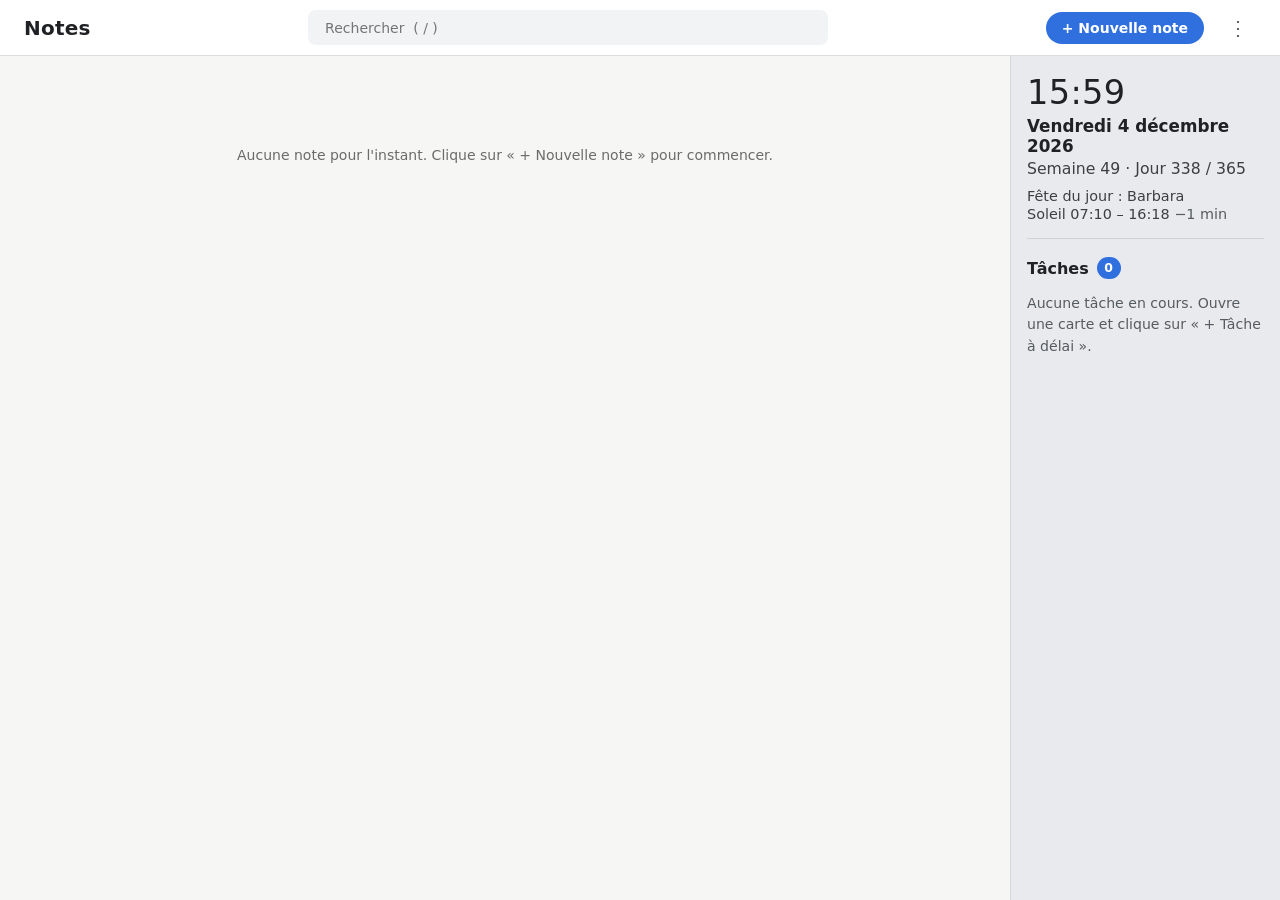
<file: index.html>
<!DOCTYPE html>
<html lang="fr">
<head>
  <meta charset="utf-8">
  <meta name="viewport" content="width=device-width, initial-scale=1">
  <!-- Hors ligne garanti : le navigateur refuse toute connexion extérieure (aucun serveur,
       aucun CDN, aucune police ou image distante). Seuls les fichiers du dossier sont chargés. -->
  <meta http-equiv="Content-Security-Policy"
        content="default-src 'none'; script-src 'self'; style-src 'self'; img-src 'self' data: blob:; connect-src 'none'; font-src 'none'; frame-src 'none'; object-src 'none'; form-action 'none'; base-uri 'none'">
  <title>Notes</title>
  <link rel="stylesheet" href="css/style.css">
</head>
<body>
  <header class="topbar">
    <h1 class="app-title">Notes</h1>
    <div class="search">
      <input id="search" type="search" placeholder="Rechercher  ( / )" aria-label="Rechercher dans les notes" autocomplete="off">
    </div>
    <button id="btn-new-note" class="btn-primary" type="button">+ Nouvelle note</button>
    <span id="autosave-status" class="autosave-status" hidden></span>
    <div class="menu-wrap">
      <button id="btn-menu" class="btn-icon" type="button" title="Plus d'options"
              aria-label="Plus d'options" aria-haspopup="menu" aria-expanded="false">⋮</button>
      <div id="menu" class="menu" role="menu" hidden>
        <button type="button" class="menu-item" role="menuitem" data-action="export">Exporter les notes (JSON)</button>
        <button type="button" class="menu-item" role="menuitem" data-action="import">Importer une sauvegarde…</button>
        <div id="autosave-section" class="menu-section"></div>
        <div class="menu-section">
          <div class="menu-label" id="size-label">Taille des stickers</div>
          <div class="size-picker" role="radiogroup" aria-labelledby="size-label">
            <button type="button" class="size-opt" role="radio" data-size="small">Petit</button>
            <button type="button" class="size-opt" role="radio" data-size="medium">Moyen</button>
            <button type="button" class="size-opt" role="radio" data-size="large">Grand</button>
          </div>
        </div>
        <div id="menu-info" class="menu-info"></div>
      </div>
    </div>
    <input id="file-import" type="file" accept=".json,application/json" hidden>
  </header>

  <div class="layout">
    <main class="content">
      <div id="backup-reminder" class="banner banner-reminder" hidden>
        <span class="reminder-text"></span>
        <button type="button" class="banner-btn" data-action="export">Exporter maintenant</button>
        <button type="button" class="banner-btn banner-btn-muted" data-action="snooze">Plus tard</button>
      </div>
      <div id="banner" class="banner" hidden></div>
      <div id="filters" class="filters" role="toolbar" aria-label="Filtrer par étiquette" hidden></div>
      <p id="empty-state" class="empty-state" hidden>Aucune note pour l'instant.<br>Clique sur « + Nouvelle note » pour commencer.</p>
      <div id="grid" class="grid"></div>
    </main>

    <!-- Colonne de droite : encart date / heure / éphéméride (clock.js)
         puis toutes les tâches à délai (panel.js) -->
    <aside class="panel">
      <section id="clock" class="clock" aria-label="Date, heure et éphéméride"></section>
      <div id="panel" aria-label="Tâches de toutes les cartes"></div>
    </aside>
  </div>

  <!-- Modal d'édition : rempli par editor.js -->
  <div id="overlay" class="overlay" hidden></div>

  <!-- Scripts classiques (pas de modules ES : bloqués en file://). L'ordre compte. -->
  <script src="js/workdays.js"></script>
  <script src="js/richtext.js"></script>
  <script src="js/store.js"></script>
  <script src="js/ephemeris.js"></script>
  <script src="js/layout.js"></script>
  <script src="js/ui.js"></script>
  <script src="js/drag.js"></script>
  <script src="js/editor.js"></script>
  <script src="js/panel.js"></script>
  <script src="js/backup.js"></script>
  <script src="js/clock.js"></script>
  <script src="js/filesync.js"></script>
  <script src="js/app.js"></script>
</body>
</html>
</file>
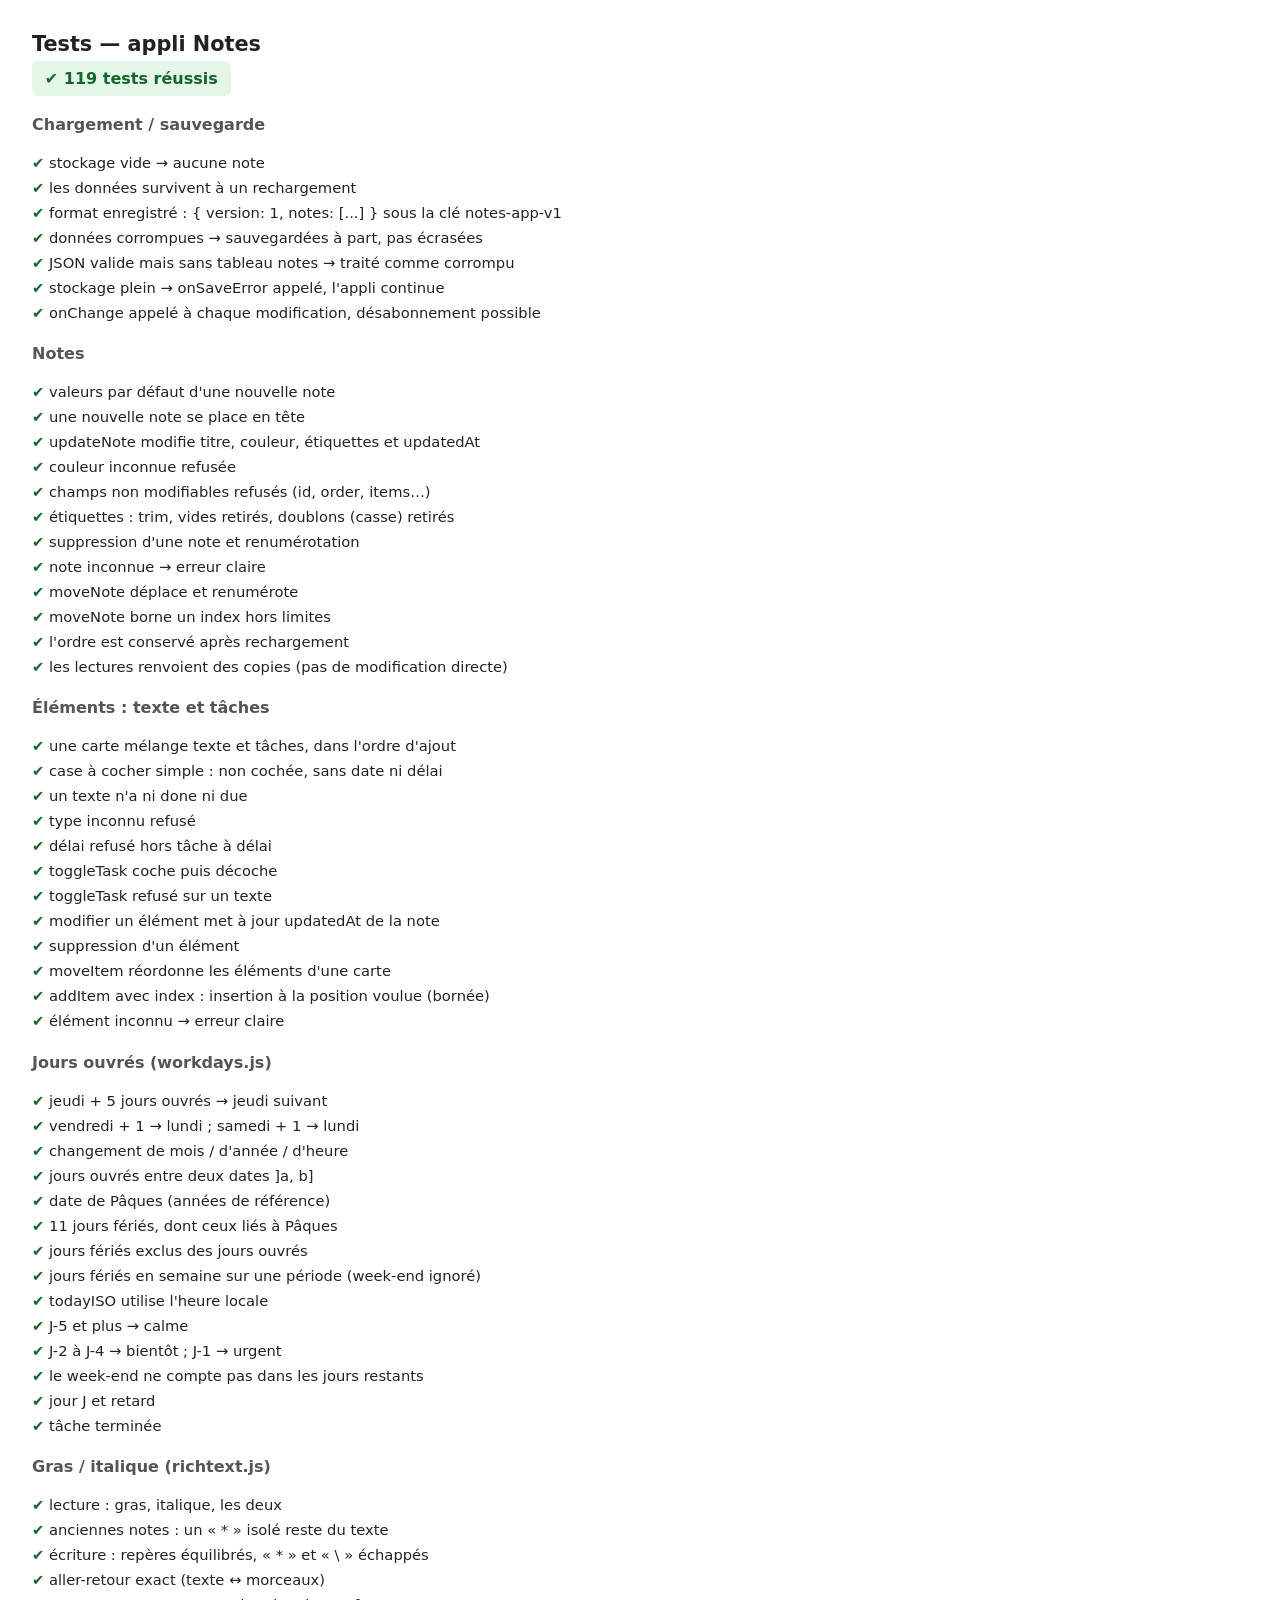
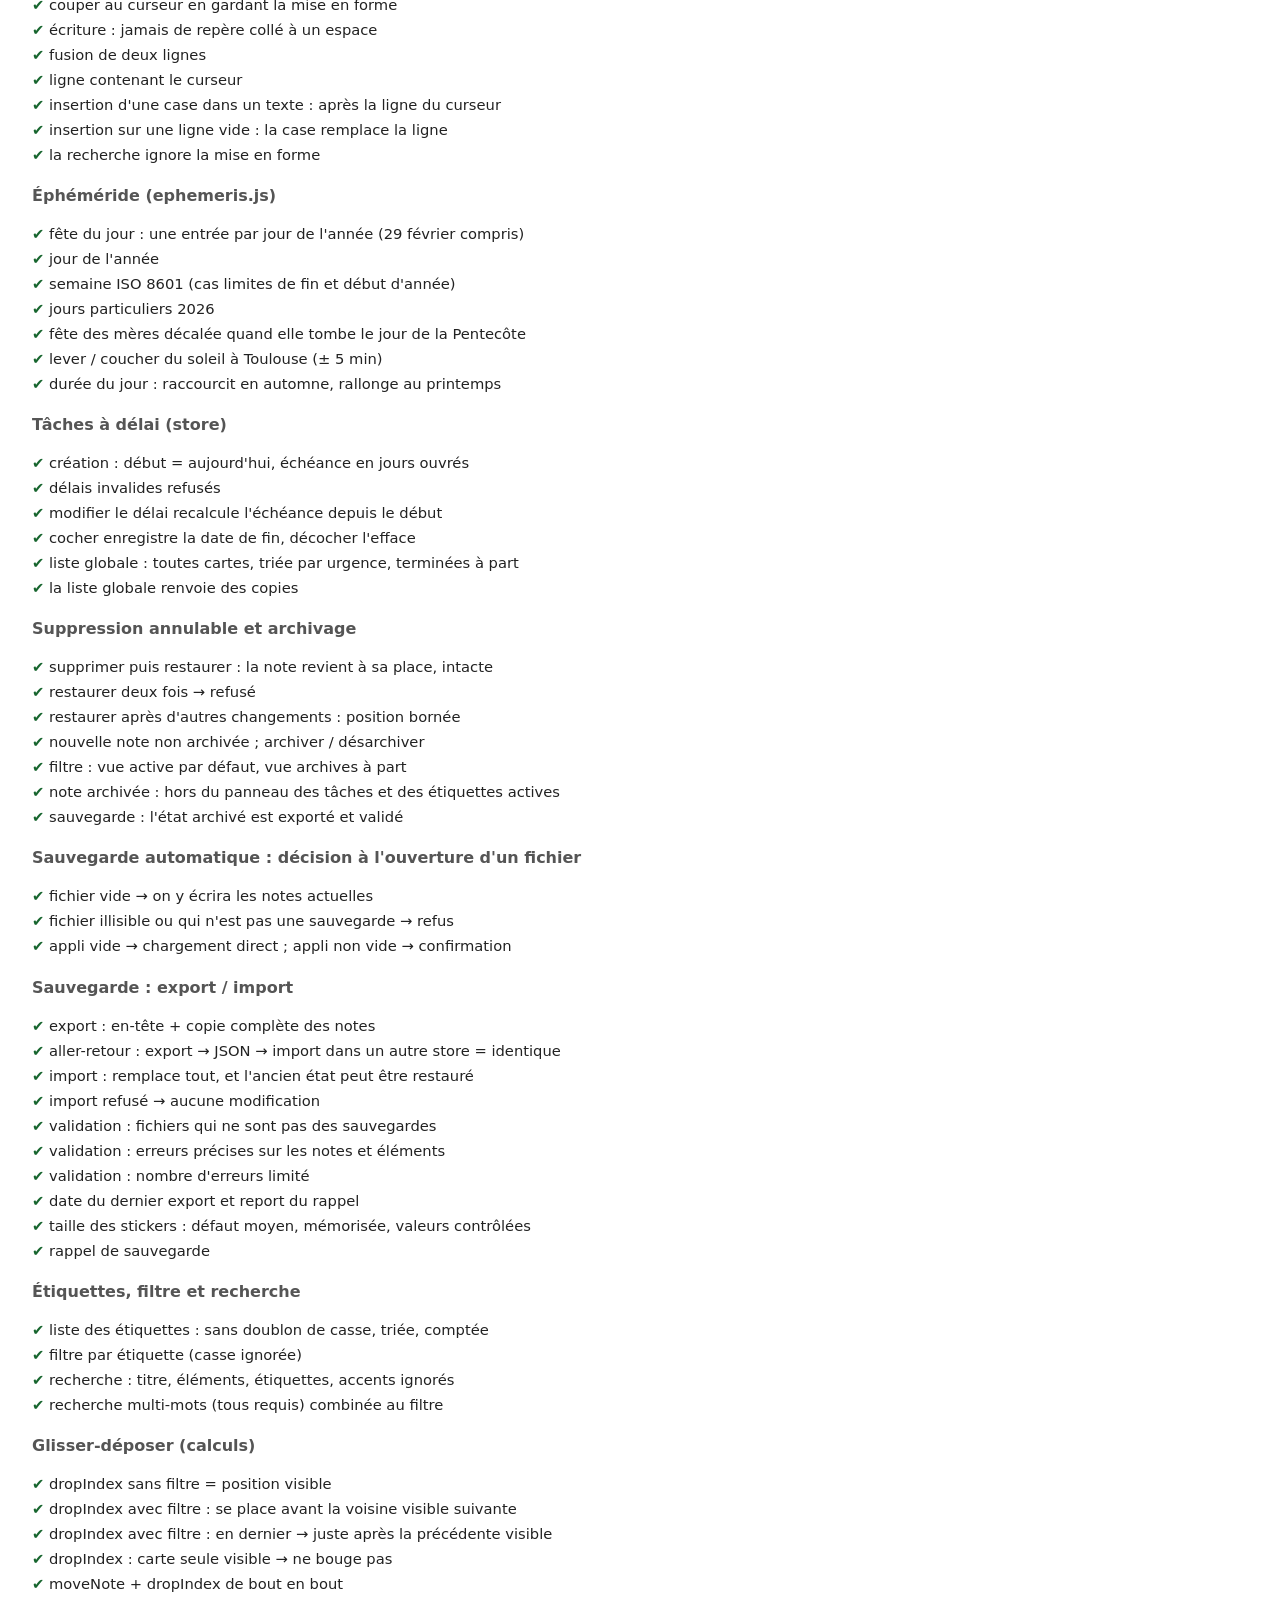
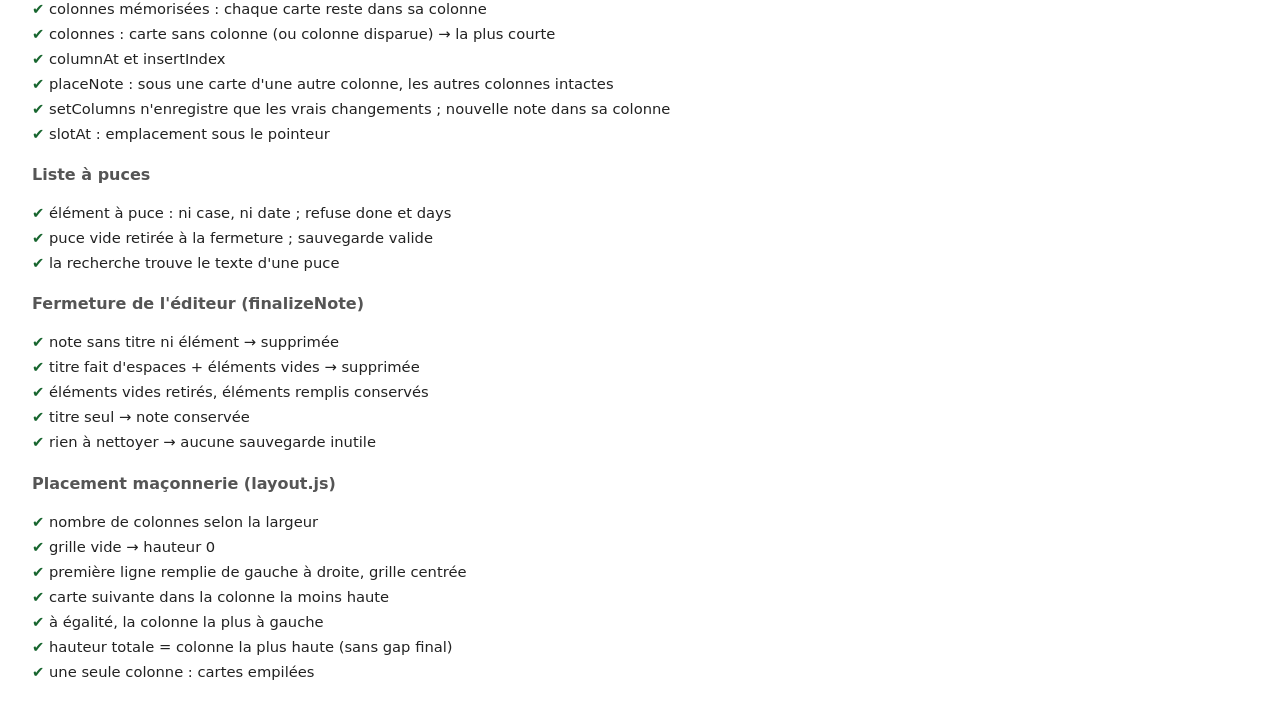
<file: tests/tests.html>
<!DOCTYPE html>
<html lang="fr">
<head>
  <meta charset="utf-8">
  <title>Tests — appli Notes</title>
  <style>
    body { font-family: Segoe UI, system-ui, sans-serif; margin: 2rem; color: #222; }
    h1 { font-size: 1.3rem; margin-bottom: .3rem; }
    #summary { font-weight: 600; padding: .5rem .8rem; border-radius: 6px; display: inline-block; }
    #summary.ok   { background: #e3f6e8; color: #17652e; }
    #summary.fail { background: #fde4e4; color: #9b1c1c; }
    ul { list-style: none; padding: 0; margin-top: 1rem; }
    li { padding: .25rem 0; font-size: .92rem; }
    li.pass::before { content: "✔ "; color: #17652e; }
    li.fail::before { content: "✘ "; color: #9b1c1c; }
    li.fail { color: #9b1c1c; }
    .err { display: block; margin-left: 1.3rem; font-family: Consolas, monospace; font-size: .82rem; }
    h2 { font-size: 1rem; margin: 1.2rem 0 .2rem; color: #555; }
  </style>
</head>
<body>
  <h1>Tests — appli Notes</h1>
  <div id="summary">En cours…</div>
  <div id="results"></div>

  <script src="../js/workdays.js"></script>
  <script src="../js/richtext.js"></script>
  <script src="../js/store.js"></script>
  <script src="../js/ephemeris.js"></script>
  <script src="../js/layout.js"></script>
  <script src="../js/filesync.js"></script>
  <script src="tests.js"></script>
</body>
</html>
</file>
<file: css/style.css>
/* ------------------------------------------------------------ base */
:root {
  --bg: #f6f6f4;
  --text: #202124;
  --muted: #6b6b6b;
  --border: #dcdcd8;
  --accent: #2f6fde;
  --radius: 10px;

  /* Couleurs des cartes */
  --c-default: #ffffff;
  --c-yellow:  #fff6c2;
  --c-green:   #e3f4d7;
  --c-blue:    #dbe8f4;
  --c-pink:    #f8e1e4;
  --c-purple:  #e8def4;
  --c-grey:    #ececec;


  --topbar-h: 56px;

  /* Taille des stickers (réglage Petit / Moyen / Grand, menu ⋮) */
  --card-w: 290px;
  --card-fs: 16px;
}
body[data-card-size=small] { --card-w: 240px; --card-fs: 14.5px; }
body[data-card-size=large] { --card-w: 360px; --card-fs: 18.5px; }

* { box-sizing: border-box; }

body {
  margin: 0;
  font-family: "Segoe UI", system-ui, -apple-system, sans-serif;
  font-size: 14px;
  color: var(--text);
  background: var(--bg);
}

/* ------------------------------------------------------------ barre du haut */
.topbar {
  position: sticky;
  top: 0;
  z-index: 10;
  display: flex;
  align-items: center;
  gap: 1rem;
  height: var(--topbar-h);
  padding: 0 1.5rem;
  background: #fff;
  border-bottom: 1px solid var(--border);
}

.app-title {
  margin: 0;
  font-size: 1.25rem;
  font-weight: 600;
  letter-spacing: .01em;
}

.btn-primary {
  margin-left: auto;
  padding: .5rem 1rem;
  font: inherit;
  font-weight: 600;
  color: #fff;
  background: var(--accent);
  border: none;
  border-radius: 999px;
  cursor: pointer;
}
.btn-primary:hover { filter: brightness(1.08); }
.btn-primary:focus-visible { outline: 2px solid var(--accent); outline-offset: 2px; }

/* ------------------------------------------------------------ bandeau */
.banner {
  margin: 0 0 1rem;
  padding: .7rem 1rem;
  border-radius: 8px;
  font-size: .92rem;
}
.banner-info  { background: #e8f0fd; color: #1d4d9e; }
.banner-warn  { background: #fff3d6; color: #7a5300; }
.banner-error { background: #fde4e4; color: #9b1c1c; }

/* ------------------------------------------------------------ grille */
.content { padding: 1.5rem; }

.empty-state {
  margin: 4rem auto;
  text-align: center;
  color: var(--muted);
  line-height: 1.6;
}

/* Les cartes sont positionnées en absolu par layout.js (transform). */
.grid { position: relative; }

.grid.animated .card { transition: transform .2s ease; }
.grid.animated .card.no-anim { transition: none; }

/* ------------------------------------------------------------ carte */
.card {
  position: absolute;
  top: 0;
  left: 0;
  width: var(--card-w);       /* lue par ui.js pour le placement */
  padding: .85em .95em;
  font-size: var(--card-fs);
  background: var(--c-default);
  border: 1px solid var(--border);
  border-radius: var(--radius);
  overflow-wrap: anywhere;
}
.card { cursor: pointer; }
.card:hover { box-shadow: 0 1px 4px rgba(0, 0, 0, .12); }
.card:focus-visible { outline: 2px solid var(--accent); outline-offset: 2px; }
.card input[type=checkbox] { cursor: pointer; width: 1em; height: 1em; }

.card.color-yellow { background: var(--c-yellow); border-color: transparent; }
.card.color-green  { background: var(--c-green);  border-color: transparent; }
.card.color-blue   { background: var(--c-blue);   border-color: transparent; }
.card.color-pink   { background: var(--c-pink);   border-color: transparent; }
.card.color-purple { background: var(--c-purple); border-color: transparent; }
.card.color-grey   { background: var(--c-grey);   border-color: transparent; }

.card-title {
  margin: 0 0 .4em;
  font-size: 1.15em;
  font-weight: 600;
}

.card-body { display: flex; flex-direction: column; gap: .3rem; }

.item-text-block {
  white-space: pre-wrap;
  line-height: 1.45;
}

.item-task {
  display: flex;
  align-items: flex-start;
  gap: .45rem;
  line-height: 1.45;
}
.item-task input { margin: .2rem 0 0; flex-shrink: 0; }
.item-task.done .item-text { color: var(--muted); text-decoration: line-through; }

.card-placeholder {
  margin: 0;
  color: var(--muted);
  font-style: italic;
}

.card-tags {
  display: flex;
  flex-wrap: wrap;
  gap: .3rem;
  margin-top: .6rem;
}
.tag {
  padding: .1em .6em;
  font: inherit;
  font-size: .88em;
  color: inherit;
  background: rgba(0, 0, 0, .07);
  border: none;
  border-radius: 999px;
}
button.tag { cursor: pointer; }
button.tag:hover { background: rgba(0, 0, 0, .14); }

/* ------------------------------------------------------------ modal d'édition */
body.modal-open { overflow: hidden; }

.overlay {
  position: fixed;
  inset: 0;
  z-index: 100;
  display: flex;
  align-items: flex-start;
  justify-content: center;
  padding: 10vh 1rem 2rem;
  background: rgba(32, 33, 36, .45);
}
.overlay[hidden] { display: none; }   /* sinon display:flex écrase l'attribut hidden */

.editor {
  display: flex;
  flex-direction: column;
  width: min(560px, 100%);
  max-height: 80vh;
  padding: 1rem 1.1rem .8rem;
  background: var(--c-default);
  border-radius: 12px;
  box-shadow: 0 8px 30px rgba(0, 0, 0, .25);
}
.editor.color-yellow { background: var(--c-yellow); }
.editor.color-green  { background: var(--c-green); }
.editor.color-blue   { background: var(--c-blue); }
.editor.color-pink   { background: var(--c-pink); }
.editor.color-purple { background: var(--c-purple); }
.editor.color-grey   { background: var(--c-grey); }

.editor-title {
  width: 100%;
  margin-bottom: .6rem;
  padding: .2rem 0;
  font: inherit;
  font-size: 1.15rem;
  font-weight: 600;
  color: inherit;
  background: transparent;
  border: none;
  outline: none;
}

.editor-items {
  display: flex;
  flex-direction: column;
  gap: .15rem;
  overflow-y: auto;
  min-height: 1rem;
}

.editor-item {
  flex-shrink: 0;          /* une longue ligne ne doit jamais être écrasée (sinon elle déborde sur les suivantes) */
  display: flex;
  align-items: flex-start;
  gap: .45rem;
  padding: .1rem .2rem;
  border-radius: 6px;
}
.editor-item:hover,
.editor-item:focus-within { background: rgba(0, 0, 0, .04); }

.editor-item input[type=checkbox] { margin: .35rem 0 0; flex-shrink: 0; cursor: pointer; }

.editor-item-text {
  flex: 1;
  min-width: 0;
  min-height: 1.45em;
  padding: .15rem 0;
  font: inherit;
  line-height: 1.45;
  color: inherit;
  white-space: pre-wrap;          /* sauts de ligne et espaces conservés */
  overflow-wrap: anywhere;
  outline: none;
  cursor: text;
}
.editor-item-text:empty::before {  /* texte d'aide (« Texte », « Tâche ») */
  content: attr(data-placeholder);
  color: #9aa0a6;
  pointer-events: none;
}
.editor-item-text b, .editor-item-text strong { font-weight: 700; }
.editor-item-deadline .editor-item-text b,
.editor-item-deadline .editor-item-text strong { font-weight: 800; }
.editor-item.done .editor-item-text { color: var(--muted); text-decoration: line-through; }

.editor-item-del {
  flex-shrink: 0;
  width: 1.6rem;
  height: 1.6rem;
  font-size: 1.1rem;
  line-height: 1;
  color: var(--muted);
  background: none;
  border: none;
  border-radius: 50%;
  cursor: pointer;
  visibility: hidden;
}
.editor-item:hover .editor-item-del,
.editor-item:focus-within .editor-item-del { visibility: visible; }
.editor-item-del:hover { background: rgba(0, 0, 0, .08); color: var(--text); }

.editor-add {
  display: flex;
  gap: .2rem;
  margin: .5rem 0 0 -.8rem;   /* aligne le texte des boutons sur le contenu */
}

.editor-footer {
  display: flex;
  align-items: center;
  margin-top: .8rem;
  padding-top: .6rem;
  border-top: 1px solid rgba(0, 0, 0, .08);
}

/* ------------------------------------------------------------ boutons */
.btn-ghost,
.btn-secondary,
.btn-danger {
  padding: .4rem .8rem;
  font: inherit;
  border-radius: 6px;
  cursor: pointer;
}
/* Boutons texte simples, style Keep */
.btn-ghost { color: #5f6368; font-weight: 500; background: transparent; border: none; }
.btn-ghost:hover { color: var(--text); background: rgba(0, 0, 0, .06); }

.btn-secondary {
  margin-left: auto;
  font-weight: 600;
  background: transparent;
  border: none;
}
.btn-secondary:hover { background: rgba(0, 0, 0, .07); }

.btn-danger { color: #a32020; background: transparent; border: none; }
.btn-danger:hover { background: rgba(163, 32, 32, .08); }
.btn-danger.armed { color: #fff; background: #c62828; }

.btn-ghost:focus-visible,
.btn-secondary:focus-visible,
.btn-danger:focus-visible { outline: 2px solid var(--accent); outline-offset: 1px; }

/* ------------------------------------------------------------ mise en page 80 / 20 */
.layout {
  display: flex;
  align-items: flex-start;
}
.layout .content {
  flex: 1 1 80%;
  min-width: 0;            /* laisse la grille rétrécir */
}

.panel {
  flex: 0 0 20%;
  min-width: 270px;
  max-width: 400px;
  position: sticky;
  top: var(--topbar-h);
  height: calc(100vh - var(--topbar-h));
  overflow-y: auto;
  padding: 1rem 1rem 2rem;
  background: #e8eaed;
  border-left: 1px solid #d5d8dc;
}

.panel-title {
  display: flex;
  align-items: center;
  gap: .5rem;
  margin: 0 0 .8rem;
  font-size: 1rem;
  font-weight: 600;
}
.panel-count {
  min-width: 1.5rem;
  padding: 0 .45rem;
  font-size: .78rem;
  line-height: 1.4rem;
  text-align: center;
  color: #fff;
  background: var(--accent);
  border-radius: 999px;
}
.panel-empty { color: var(--muted); font-size: .88rem; line-height: 1.5; }

.panel-list {
  display: flex;
  flex-direction: column;
  gap: .5rem;
  margin: 0;
  padding: 0;
  list-style: none;
}

.panel-task {
  padding: .55rem .7rem .6rem;
  background: #fff;
  border: 1px solid #e0e0e0;
  border-radius: 8px;
}
.panel-task-main { display: flex; flex-direction: column; flex: 1; min-width: 0; }
.panel-task-text { font-weight: 600; overflow-wrap: anywhere; }
.panel-task-meta {
  display: flex;
  align-items: center;
  gap: .35rem;
  margin-top: .1rem;
  font-size: .78rem;
  color: var(--muted);
}
.panel-task.lvl-done .panel-task-text { font-weight: 400; color: var(--muted); text-decoration: line-through; }

.panel-done { margin-top: 1.2rem; }
.panel-done summary {
  margin-bottom: .6rem;
  font-size: .88rem;
  color: var(--muted);
  cursor: pointer;
  user-select: none;
}

.color-dot {
  flex-shrink: 0;
  width: .6rem;
  height: .6rem;
  background: var(--c-default);
  border: 1px solid rgba(0, 0, 0, .25);
  border-radius: 50%;
}
.color-dot.color-yellow { background: var(--c-yellow); }
.color-dot.color-green  { background: var(--c-green); }
.color-dot.color-blue   { background: var(--c-blue); }
.color-dot.color-pink   { background: var(--c-pink); }
.color-dot.color-purple { background: var(--c-purple); }
.color-dot.color-grey   { background: var(--c-grey); }

/* ------------------------------------------------------------ tâches à délai (commun) */
.dl-row {
  display: flex;
  align-items: flex-start;
  gap: .45rem;
}
.dl-row input[type=checkbox] { margin: .2rem 0 0; flex-shrink: 0; cursor: pointer; }

/* Pastille d'urgence : couleur selon les jours ouvrés restants */
.dl-label {
  flex-shrink: 0;
  margin-left: auto;
  padding: 0 .55em;
  font-size: .84em;
  font-weight: 600;
  line-height: 1.65em;
  white-space: nowrap;
  color: #5f6368;
  background: rgba(0, 0, 0, .06);
  border-radius: 999px;
}
.lvl-soon   .dl-label { color: #b06000; background: #feefc3; }   /* J-2 à J-4 */
.lvl-urgent .dl-label { color: #c5221f; background: #fce8e6; }   /* J-1, jour J */
.lvl-late   .dl-label { color: #fff;    background: #c5221f; }   /* retard */
.lvl-done   .dl-label { font-weight: 400; color: #80868b; background: transparent; }

/* Dans une carte de la grille : bloc mis en évidence */
.item-deadline {
  margin: .15rem 0;
  padding: .4rem .5rem .45rem;
  background: rgba(0, 0, 0, .04);
  border-radius: 6px;
}
.item-deadline .item-text { font-weight: 600; }
.item-deadline.lvl-done { background: transparent; }
.item-deadline.lvl-done .item-text { font-weight: 400; color: var(--muted); text-decoration: line-through; }

/* Dans l'éditeur */
.editor-item-deadline {
  flex-wrap: wrap;
  margin: .15rem 0;
  padding: .3rem .4rem .4rem;
  background: rgba(0, 0, 0, .04);
}
.editor-item-deadline:hover,
.editor-item-deadline:focus-within { background: rgba(0, 0, 0, .07); }
.editor-item-deadline .editor-item-text { font-weight: 600; }
.editor-item-deadline .dl-label { margin-left: 0; margin-top: .1rem; }

.editor-dl-days {
  width: 3.4rem;
  margin-top: .05rem;
  padding: .1rem .25rem;
  font: inherit;
  font-size: .85rem;
  background: rgba(255, 255, 255, .8);
  border: 1px solid rgba(0, 0, 0, .15);
  border-radius: 4px;
}
.editor-dl-unit { margin-top: .2rem; font-size: .85rem; color: var(--muted); }

/* Formulaire « mode tâche » */
.dl-form {
  display: flex;
  flex-direction: column;
  gap: .45rem;
  margin-top: .6rem;
  padding: .7rem;
  background: rgba(0, 0, 0, .04);
  border-radius: 8px;
}
.dl-form[hidden] { display: none; }
.dl-form-text {
  padding: .35rem .5rem;
  font: inherit;
  font-weight: 600;
  border: 1px solid rgba(0, 0, 0, .15);
  border-radius: 6px;
}
.dl-form-line {
  display: flex;
  align-items: center;
  gap: .5rem;
  flex-wrap: wrap;
}
.dl-form-days {
  width: 4.2rem;
  padding: .3rem .4rem;
  font: inherit;
  border: 1px solid rgba(0, 0, 0, .15);
  border-radius: 6px;
}
.dl-form-unit { color: var(--muted); }
.dl-form-preview { font-weight: 600; color: var(--accent); }
.dl-form-line .btn-primary { margin-left: auto; }
.dl-form-line .btn-secondary { margin-left: 0; }
.dl-form-error { color: #a32020; font-size: .85rem; }
.dl-form-error:empty { display: none; }

.btn-small { padding: .3rem .8rem; font-size: .88rem; }

.btn-deadline[hidden] { display: none; }

/* ------------------------------------------------------------ palette de couleurs */
.editor-palette {
  display: flex;
  gap: .3rem;
  margin-right: .6rem;
}
.swatch {
  width: 24px;
  height: 24px;
  padding: 0;
  background: var(--c-default);
  border: 1px solid rgba(0, 0, 0, .18);
  border-radius: 50%;
  cursor: pointer;
}
.swatch.color-yellow { background: var(--c-yellow); }
.swatch.color-green  { background: var(--c-green); }
.swatch.color-blue   { background: var(--c-blue); }
.swatch.color-pink   { background: var(--c-pink); }
.swatch.color-purple { background: var(--c-purple); }
.swatch.color-grey   { background: var(--c-grey); }
.swatch:hover { border-color: rgba(0, 0, 0, .55); }
.swatch.selected { border: 2px solid #5f6368; }
.swatch:focus-visible { outline: 2px solid var(--accent); outline-offset: 2px; }

/* ------------------------------------------------------------ menu ⋮ */
.menu-wrap { position: relative; }

.btn-icon {
  width: 36px;
  height: 36px;
  font-size: 1.25rem;
  line-height: 1;
  color: #5f6368;
  background: transparent;
  border: none;
  border-radius: 50%;
  cursor: pointer;
}
.btn-icon:hover,
.btn-icon[aria-expanded=true] { background: rgba(0, 0, 0, .07); }
.btn-icon:focus-visible { outline: 2px solid var(--accent); outline-offset: 1px; }

.menu {
  position: absolute;
  top: calc(100% + 6px);
  right: 0;
  z-index: 50;
  min-width: 260px;
  padding: .35rem 0;
  background: #fff;
  border-radius: 8px;
  box-shadow: 0 2px 10px rgba(0, 0, 0, .2);
}
.menu[hidden] { display: none; }
.menu-item {
  display: block;
  width: 100%;
  padding: .55rem 1rem;
  font: inherit;
  text-align: left;
  color: var(--text);
  background: none;
  border: none;
  cursor: pointer;
}
.menu-item:hover,
.menu-item:focus-visible { background: rgba(0, 0, 0, .06); outline: none; }
.menu-info {
  margin-top: .3rem;
  padding: .5rem 1rem .3rem;
  font-size: .8rem;
  color: var(--muted);
  border-top: 1px solid #eee;
}

/* ------------------------------------------------------------ bandeaux avec actions */
.banner {
  display: flex;
  align-items: center;
  flex-wrap: wrap;
  gap: .4rem .8rem;
}
.banner[hidden] { display: none; }
.banner-text,
.reminder-text { flex: 1 1 auto; }
.banner-success  { background: #e6f4ea; color: #137333; }
.banner-reminder { background: #fff; color: var(--text); border: 1px solid var(--border); }

.banner-btn {
  padding: .3rem .7rem;
  font: inherit;
  font-weight: 600;
  color: var(--accent);
  background: transparent;
  border: none;
  border-radius: 6px;
  cursor: pointer;
}
.banner-btn:hover { background: rgba(0, 0, 0, .06); }
.banner-btn-muted { font-weight: 500; color: #5f6368; }
.banner-close {
  width: 1.8rem;
  height: 1.8rem;
  font-size: 1.1rem;
  line-height: 1;
  color: inherit;
  background: none;
  border: none;
  border-radius: 50%;
  opacity: .7;
  cursor: pointer;
}
.banner-close:hover { opacity: 1; background: rgba(0, 0, 0, .07); }

/* ------------------------------------------------------------ boîte de confirmation */
.dialog-overlay { z-index: 200; align-items: center; padding-top: 0; }
.dialog {
  width: min(440px, 100%);
  padding: 1.2rem 1.3rem 1rem;
  background: #fff;
  border-radius: 12px;
  box-shadow: 0 8px 30px rgba(0, 0, 0, .25);
}
.dialog-title { margin: 0 0 .6rem; font-size: 1.1rem; font-weight: 600; }
.dialog-msg { margin: 0 0 .4rem; line-height: 1.5; }
.dialog-detail { margin: 0; font-size: .88rem; color: var(--muted); }
.dialog-footer {
  display: flex;
  justify-content: flex-end;
  gap: .5rem;
  margin-top: 1.2rem;
}
.dialog-footer .btn-secondary { margin-left: 0; }
.btn-danger-solid {
  padding: .45rem 1rem;
  font: inherit;
  font-weight: 600;
  color: #fff;
  background: #c5221f;
  border: none;
  border-radius: 6px;
  cursor: pointer;
}
.btn-danger-solid:hover { filter: brightness(1.08); }
.btn-danger-solid:focus-visible { outline: 2px solid var(--accent); outline-offset: 2px; }

/* ------------------------------------------------------------ recherche */
.search { flex: 1 1 auto; display: flex; justify-content: center; }
.search input {
  width: min(520px, 100%);
  padding: .55rem 1rem;
  font: inherit;
  background: #f1f3f4;
  border: 1px solid transparent;
  border-radius: 8px;
  outline: none;
}
.search input:focus { background: #fff; border-color: var(--border); box-shadow: 0 1px 3px rgba(0, 0, 0, .12); }
.topbar .btn-primary { margin-left: 0; }

/* ------------------------------------------------------------ filtres par étiquette */
.filters {
  display: flex;
  flex-wrap: wrap;
  gap: .4rem;
  margin-bottom: 1rem;
}
.filters[hidden] { display: none; }
.filter-chip {
  display: inline-flex;
  align-items: center;
  gap: .35rem;
  padding: .3rem .8rem;
  font: inherit;
  font-size: .85rem;
  color: #3c4043;
  background: #fff;
  border: 1px solid var(--border);
  border-radius: 999px;
  cursor: pointer;
}
.filter-chip:hover { background: #f1f3f4; }
.filter-chip.active { color: #1d4d9e; background: #e8f0fd; border-color: #c4d7f8; font-weight: 600; }
.filter-count { font-size: .75rem; color: var(--muted); font-weight: 400; }
.filter-chip:focus-visible { outline: 2px solid var(--accent); outline-offset: 1px; }

/* ------------------------------------------------------------ étiquettes dans l'éditeur */
.editor-tags {
  display: flex;
  flex-wrap: wrap;
  align-items: center;
  gap: .35rem;
  margin-top: .6rem;
}
.editor-tags-list { display: contents; }
.tag-editable {
  display: inline-flex;
  align-items: center;
  gap: .15rem;
  padding-right: .2rem;
}
.tag-remove {
  width: 1.1rem;
  height: 1.1rem;
  padding: 0;
  font-size: .85rem;
  line-height: 1;
  color: #5f6368;
  background: none;
  border: none;
  border-radius: 50%;
  cursor: pointer;
}
.tag-remove:hover { color: var(--text); background: rgba(0, 0, 0, .1); }
.tag-input {
  width: 9rem;
  padding: .2rem .4rem;
  font: inherit;
  font-size: .85rem;
  color: inherit;
  background: transparent;
  border: none;
  border-radius: 4px;
  outline: none;
}
.tag-input:focus { background: rgba(0, 0, 0, .05); }

/* ------------------------------------------------------------ glisser-déposer des cartes */
body.is-dragging { user-select: none; cursor: grabbing; }
.grid.animated .card.dragging,
.card.dragging {
  z-index: 30;
  cursor: grabbing;
  transition: none;
  box-shadow: 0 8px 24px rgba(0, 0, 0, .22);
  opacity: .95;
}

/* ------------------------------------------------------------ déplacer une ligne */
.editor-items { margin-left: -1rem; padding-left: 1rem; }  /* marge pour la poignée */
.editor-item { position: relative; }
.drag-handle {
  position: absolute;
  left: -.95rem;
  top: .3rem;
  width: .9rem;
  text-align: center;
  font-size: .8rem;
  line-height: 1.2;
  letter-spacing: -.15em;
  color: #9aa0a6;
  cursor: grab;
  user-select: none;
  visibility: hidden;
  touch-action: none;
}
.editor-item:hover .drag-handle,
.editor-item.row-dragging .drag-handle { visibility: visible; }
.drag-handle:hover { color: #3c4043; }
.editor-item.row-dragging {
  position: relative;
  z-index: 1;
  background: #fff;
  box-shadow: 0 2px 8px rgba(0, 0, 0, .18);
  cursor: grabbing;
}

/* ------------------------------------------------------------ archives */
.filter-archives { margin-left: auto; }
.filter-back { font-weight: 600; }
.view-title {
  align-self: center;
  margin: 0 .6rem 0 .2rem;
  font-size: 1rem;
  font-weight: 600;
}
.editor-footer .btn-ghost { margin-right: .2rem; }

/* Repère bref sur l'élément ouvert depuis le panneau des tâches */
@keyframes flash-row { from { background: #fff3c4; } to { background: transparent; } }
.editor-item.flash { animation: flash-row 1.2s ease-out; }
.panel-task { cursor: pointer; }
.panel-task:hover { border-color: #c8c8c8; box-shadow: 0 1px 3px rgba(0, 0, 0, .08); }
.panel-task:focus-visible { outline: 2px solid var(--accent); outline-offset: 1px; }

/* ------------------------------------------------------------ réglage de taille (menu ⋮) */
.menu-section { padding: .5rem 1rem .4rem; border-top: 1px solid #eee; margin-top: .3rem; }
.menu-label { margin-bottom: .4rem; font-size: .8rem; color: var(--muted); }
.size-picker {
  display: flex;
  padding: 2px;
  background: #f1f3f4;
  border-radius: 8px;
}
.size-opt {
  flex: 1;
  padding: .35rem 0;
  font: inherit;
  font-size: .88rem;
  color: #3c4043;
  background: transparent;
  border: none;
  border-radius: 6px;
  cursor: pointer;
}
.size-opt:hover { background: rgba(0, 0, 0, .05); }
.size-opt.active { font-weight: 600; color: var(--text); background: #fff; box-shadow: 0 1px 2px rgba(0, 0, 0, .15); }
.size-opt:focus-visible { outline: 2px solid var(--accent); outline-offset: 1px; }
.menu-section + .menu-info { margin-top: 0; }

/* ------------------------------------------------------------ encart date / heure / éphéméride */
.clock {
  margin: 0 0 1.1rem;
  padding: .2rem 0 1rem;
  border-bottom: 1px solid #cfd3d8;
}
.clock-time {
  font-size: 2.1rem;
  font-weight: 300;
  line-height: 1.1;
  letter-spacing: .01em;
  font-variant-numeric: tabular-nums;
}
.clock-date { margin-top: .25rem; font-size: 1.05rem; font-weight: 600; }
.clock-week { margin-top: .2rem; font-size: .98rem; font-weight: 500; color: #3c4043; }
.clock-eph {
  display: flex;
  flex-direction: column;
  gap: .15rem;
  margin-top: .6rem;
  font-size: .9rem;
  color: #3c4043;
}
.clock-holiday { font-weight: 600; color: #b06000; }
.clock-special { font-weight: 600; color: var(--accent); }
.clock-sun { font-variant-numeric: tabular-nums; }
.clock-delta { color: var(--muted); }

/* ------------------------------------------------------------ sauvegarde automatique */
.autosave-status {
  font-size: .8rem;
  color: var(--muted);
  white-space: nowrap;
}
.autosave-status[hidden] { display: none; }
.autosave-status.error { color: #c5221f; font-weight: 600; }
.autosave-resume {
  padding: .3rem .7rem;
  font: inherit;
  font-weight: 600;
  color: #b06000;
  background: #feefc3;
  border: none;
  border-radius: 999px;
  cursor: pointer;
}
.autosave-resume:hover { filter: brightness(.97); }
.menu-note { padding: 0 0 .35rem; font-size: .82rem; color: #3c4043; overflow-wrap: anywhere; }
#autosave-section .menu-item { padding-left: 0; padding-right: 0; }
.menu-item-muted { color: var(--muted); }

/* Colonne de droite grise : textes secondaires un peu plus contrastés */
.panel .panel-empty,
.panel .panel-done summary,
.panel .clock-delta { color: #555b61; }
.panel-task { border-color: #d9dce0; }

/* Gras dans un texte déjà en gras (tâches à délai) : un cran au-dessus */
.item-deadline .item-text strong, .panel-task-text strong { font-weight: 800; }

/* ------------------------------------------------------------ liste à puces */
.item-bullet {
  display: flex;
  align-items: flex-start;
  gap: .45rem;
  line-height: 1.45;
}
.bullet-dot,
.editor-bullet {
  flex-shrink: 0;
  width: 1em;
  text-align: center;
  font-weight: 700;
  color: #5f6368;
}
.editor-bullet { margin-top: .15rem; line-height: 1.45; }
</file>
